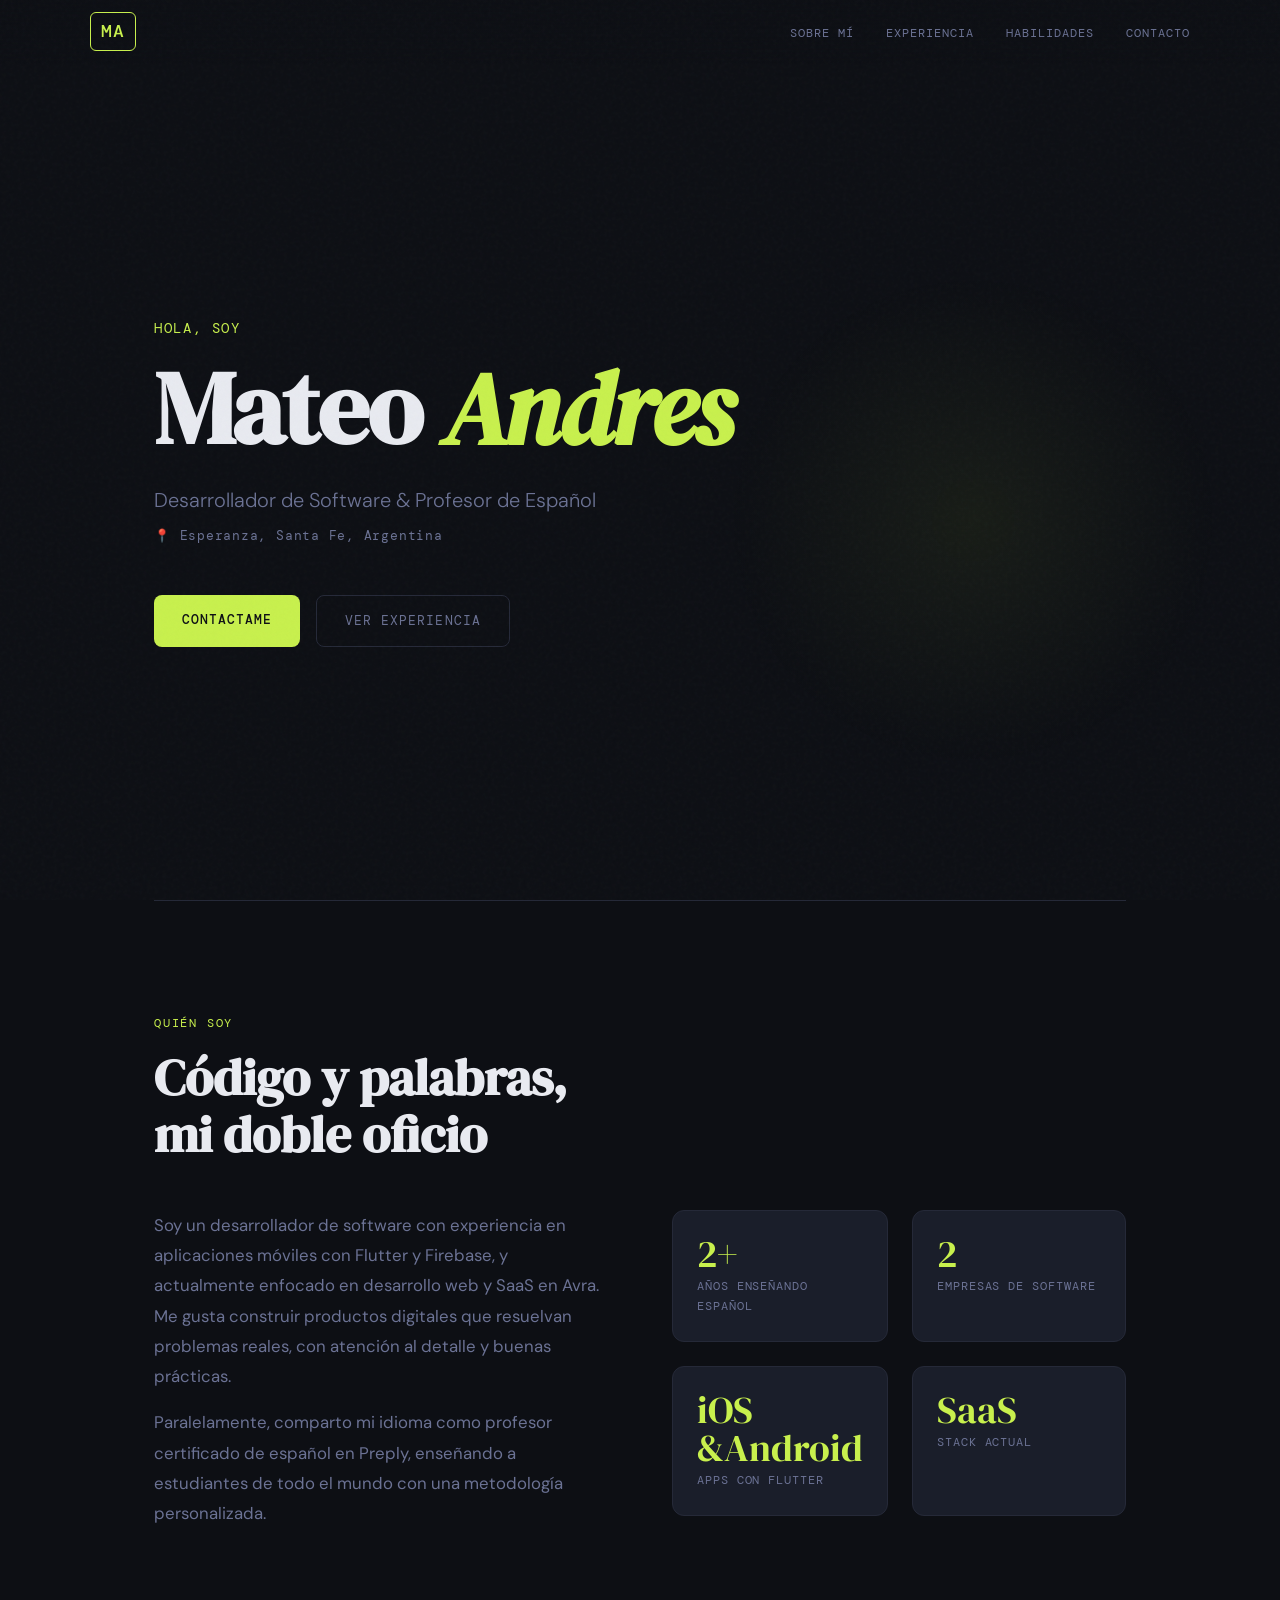
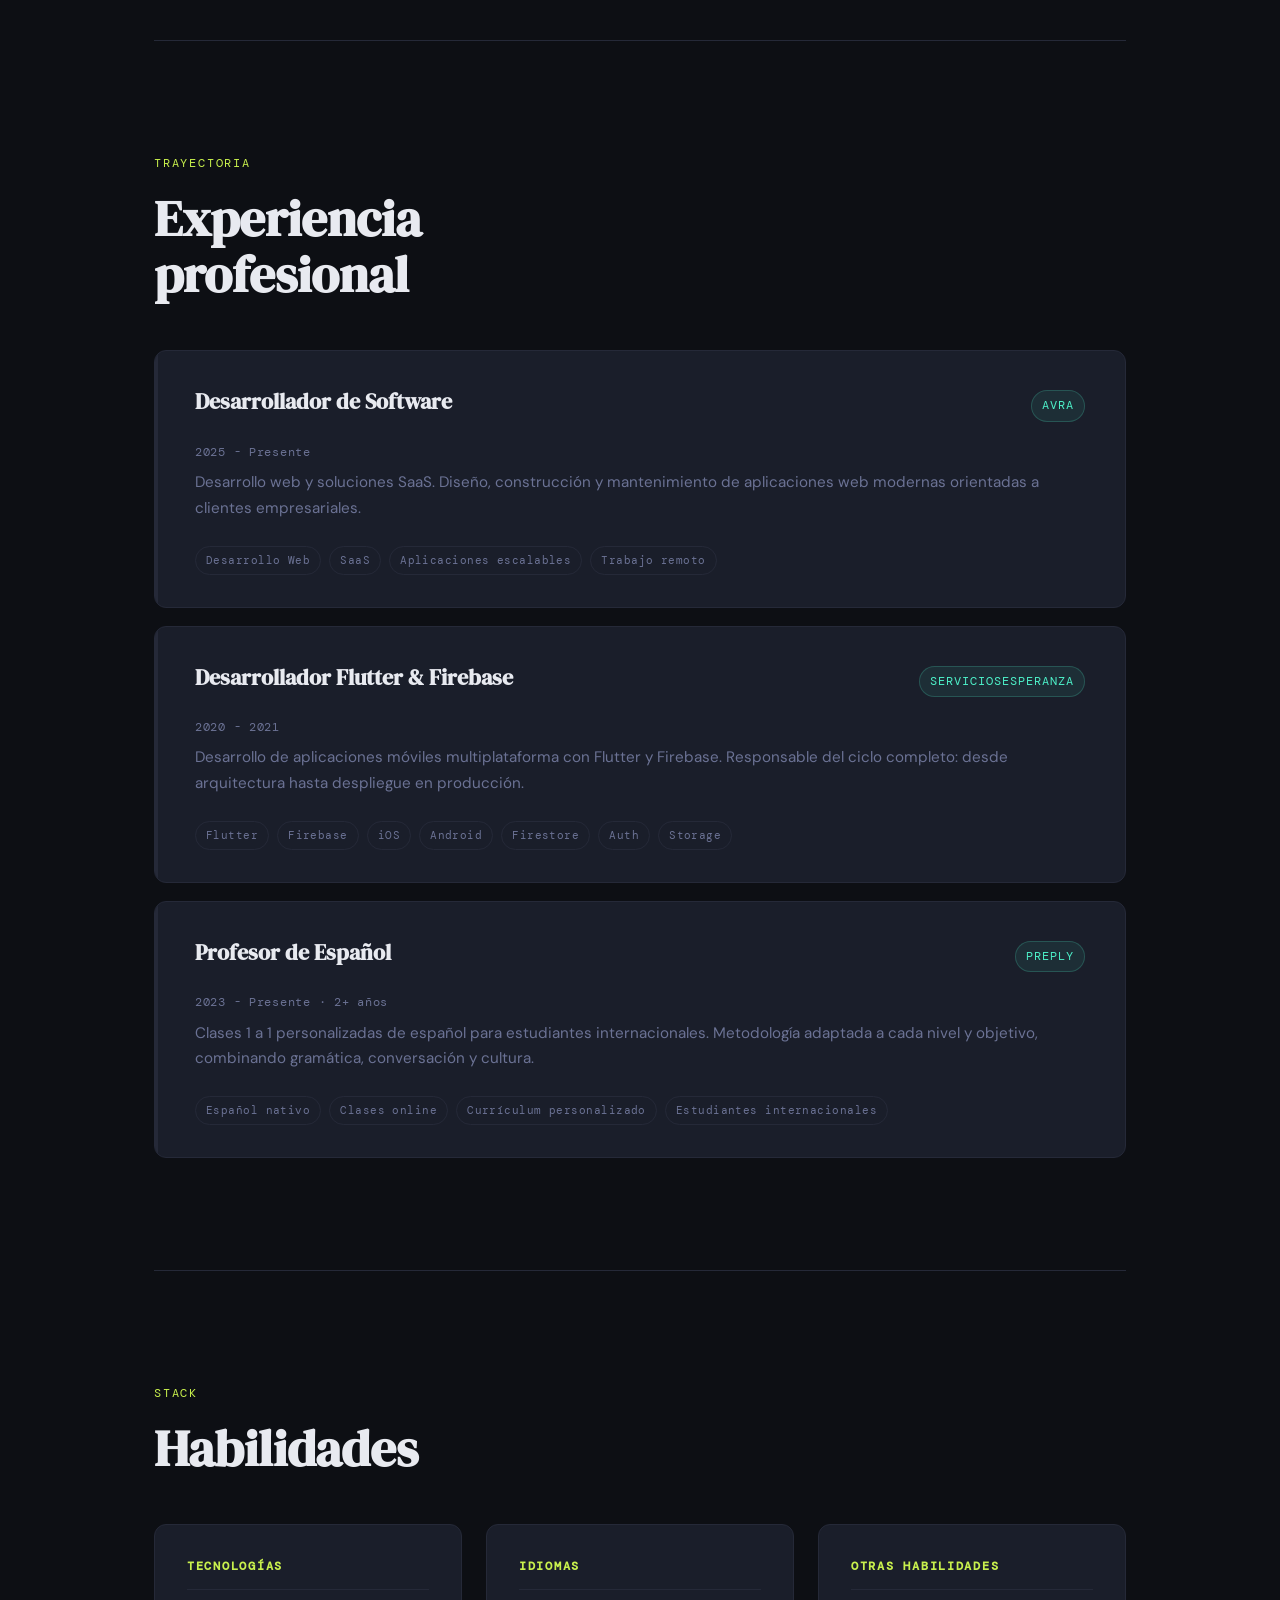
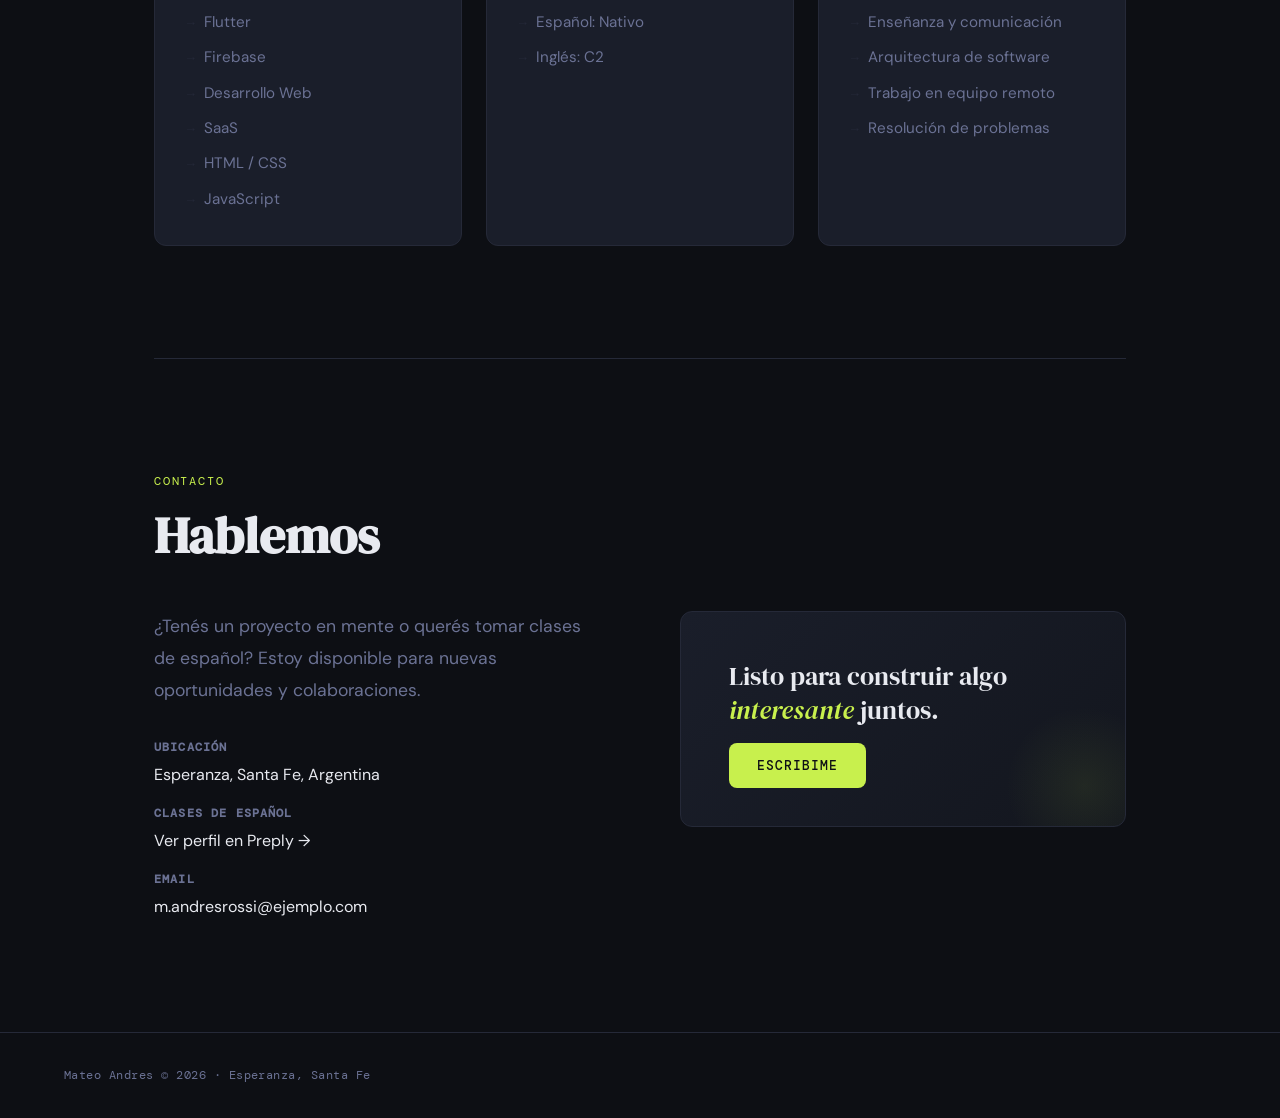
<file: index.html>
<!doctype html>
<html lang="es">
  <head>
    <meta charset="UTF-8" />
    <meta name="viewport" content="width=device-width, initial-scale=1.0" />
    <title>Mateo Andres - Portfolio</title>
    <link
      href="https://fonts.googleapis.com/css2?family=DM+Serif+Display:ital@0;1&family=DM+Mono:wght@300;400;500&family=DM+Sans:wght@300;400;500&display=swap"
      rel="stylesheet"
    />
    <link rel="stylesheet" href="styles.css" />
  </head>
  <body>
    <header id="site-header">
      <nav>
        <span>MA</span>
        <ul>
          <li><a href="#sobre-mi">Sobre mí</a></li>
          <li><a href="#experiencia">Experiencia</a></li>
          <li><a href="#habilidades">Habilidades</a></li>
          <li><a href="#contacto">Contacto</a></li>
        </ul>
      </nav>
    </header>

    <main>
      <!-- Hero -->
      <section id="hero">
        <p>Hola, soy</p>
        <h1>Mateo <em>Andres</em></h1>
        <p>Desarrollador de Software &amp; Profesor de Español</p>
        <p>📍 Esperanza, Santa Fe, Argentina</p>
        <div class="hero-btns">
          <a href="#contacto" class="btn-primary">Contactame</a>
          <a href="#experiencia" class="btn-ghost">Ver experiencia</a>
        </div>
      </section>

      <!-- Sobre mí -->
      <section id="sobre-mi">
        <div class="section-label">Quién soy</div>
        <h2 class="section-title">Código y palabras,<br />mi doble oficio</h2>
        <div class="content">
          <div>
            <p>
              Soy un desarrollador de software con experiencia en aplicaciones
              móviles con Flutter y Firebase, y actualmente enfocado en
              desarrollo web y SaaS en Avra. Me gusta construir productos
              digitales que resuelvan problemas reales, con atención al detalle
              y buenas prácticas.
            </p>
            <p>
              Paralelamente, comparto mi idioma como profesor certificado de
              español en Preply, enseñando a estudiantes de todo el mundo con
              una metodología personalizada.
            </p>
          </div>
          <div class="stats">
            <div class="stat-card reveal">
              <div class="stat-num">2+</div>
              <div class="stat-label">años enseñando español</div>
            </div>
            <div class="stat-card reveal">
              <div class="stat-num">2</div>
              <div class="stat-label">empresas de software</div>
            </div>
            <div class="stat-card reveal">
              <div class="stat-num">iOS<br />&amp;Android</div>
              <div class="stat-label">apps con Flutter</div>
            </div>
            <div class="stat-card reveal">
              <div class="stat-num">SaaS</div>
              <div class="stat-label">stack actual</div>
            </div>
          </div>
        </div>
      </section>

      <!-- Experiencia -->
      <section id="experiencia">
        <div class="section-label">Trayectoria</div>
        <h2 class="section-title">Experiencia<br />profesional</h2>
        <div class="exp-list">
          <article class="exp-card reveal">
            <div class="exp-top">
              <h3 class="exp-title">Desarrollador de Software</h3>
              <span class="exp-company">Avra</span>
            </div>
            <time class="exp-time">2025 - Presente</time>
            <p class="exp-desc">
              Desarrollo web y soluciones SaaS. Diseño, construcción y
              mantenimiento de aplicaciones web modernas orientadas a clientes
              empresariales.
            </p>
            <ul class="exp-tags">
              <li>Desarrollo Web</li>
              <li>SaaS</li>
              <li>Aplicaciones escalables</li>
              <li>Trabajo remoto</li>
            </ul>
          </article>

          <article class="exp-card reveal">
            <div class="exp-top">
              <h3 class="exp-title">Desarrollador Flutter &amp; Firebase</h3>
              <span class="exp-company">ServiciosEsperanza</span>
            </div>
            <time class="exp-time">2020 - 2021</time>
            <p class="exp-desc">
              Desarrollo de aplicaciones móviles multiplataforma con Flutter y
              Firebase. Responsable del ciclo completo: desde arquitectura hasta
              despliegue en producción.
            </p>
            <ul class="exp-tags">
              <li>Flutter</li>
              <li>Firebase</li>
              <li>iOS</li>
              <li>Android</li>
              <li>Firestore</li>
              <li>Auth</li>
              <li>Storage</li>
            </ul>
          </article>

          <article class="exp-card reveal">
            <div class="exp-top">
              <h3 class="exp-title">Profesor de Español</h3>
              <span class="exp-company">Preply</span>
            </div>
            <time class="exp-time">2023 - Presente · 2+ años</time>
            <p class="exp-desc">
              Clases 1 a 1 personalizadas de español para estudiantes
              internacionales. Metodología adaptada a cada nivel y objetivo,
              combinando gramática, conversación y cultura.
            </p>
            <ul class="exp-tags">
              <li>Español nativo</li>
              <li>Clases online</li>
              <li>Currículum personalizado</li>
              <li>Estudiantes internacionales</li>
            </ul>
          </article>
        </div>
      </section>

      <!-- Habilidades -->
      <section id="habilidades">
        <div class="section-label">Stack</div>
        <h2 class="section-title">Habilidades</h2>
        <div class="skills-grid">
          <div class="skill-group reveal">
            <h3>Tecnologías</h3>
            <ul>
              <li>Flutter</li>
              <li>Firebase</li>
              <li>Desarrollo Web</li>
              <li>SaaS</li>
              <li>HTML / CSS</li>
              <li>JavaScript</li>
            </ul>
          </div>
          <div class="skill-group reveal">
            <h3>Idiomas</h3>
            <ul>
              <li>Español: Nativo</li>
              <li>Inglés: C2</li>
            </ul>
          </div>
          <div class="skill-group reveal">
            <h3>Otras habilidades</h3>
            <ul>
              <li>Enseñanza y comunicación</li>
              <li>Arquitectura de software</li>
              <li>Trabajo en equipo remoto</li>
              <li>Resolución de problemas</li>
            </ul>
          </div>
        </div>
      </section>

      <!-- Contacto -->
      <section id="contacto">
        <div class="section-label">Contacto</div>
        <h2 class="section-title">Hablemos</h2>
        <div class="inner">
          <div>
            <p class="lead">
              ¿Tenés un proyecto en mente o querés tomar clases de español?
              Estoy disponible para nuevas oportunidades y colaboraciones.
            </p>
            <div class="contact-items">
              <div class="contact-item">
                <strong>Ubicación</strong>
                <span>Esperanza, Santa Fe, Argentina</span>
              </div>
              <div class="contact-item">
                <strong>Clases de español</strong>
                <a href="https://preply.com" target="_blank"
                  >Ver perfil en Preply →</a
                >
              </div>
              <div class="contact-item">
                <strong>Email</strong>
                <a href="mailto:m.andresrossi@ejemplo.com"
                  >m.andresrossi@ejemplo.com</a
                >
              </div>
            </div>
          </div>
          <div class="cta-box reveal">
            <p>Listo para construir algo <span>interesante</span> juntos.</p>
            <a href="mailto:m.andresrossi@ejemplo.com" class="btn-primary"
              >Escribime</a
            >
          </div>
        </div>
      </section>
    </main>

    <footer>
      <p>Mateo Andres &copy; 2026 · Esperanza, Santa Fe</p>
    </footer>

    <script>
      // Nav scroll effect
      const header = document.getElementById("site-header");
      window.addEventListener("scroll", () => {
        header.classList.toggle("scrolled", window.scrollY > 40);
      });

      // Reveal on scroll
      const reveals = document.querySelectorAll(".reveal");
      const observer = new IntersectionObserver(
        (entries) => {
          entries.forEach((e, i) => {
            if (e.isIntersecting) {
              setTimeout(() => e.target.classList.add("visible"), i * 80);
              observer.unobserve(e.target);
            }
          });
        },
        { threshold: 0.1 },
      );
      reveals.forEach((el) => observer.observe(el));
    </script>
  </body>
</html>
</file>
<file: styles.css>
/* ─── Variables ─── */
:root {
  --bg: #0d0f14;
  --bg2: #13161e;
  --surface: #1a1e2a;
  --border: #252938;
  --accent: #c8f04d;
  --accent2: #4df0c8;
  --text: #e8eaf0;
  --muted: #6b7294;
  --serif: "DM Serif Display", Georgia, serif;
  --mono: "DM Mono", "Courier New", monospace;
  --sans: "DM Sans", sans-serif;
  --radius: 12px;
  --transition: 0.3s cubic-bezier(0.4, 0, 0.2, 1);
}

/* ─── Reset ─── */
*,
*::before,
*::after {
  box-sizing: border-box;
  margin: 0;
  padding: 0;
}
html {
  scroll-behavior: smooth;
}
body {
  background: var(--bg);
  color: var(--text);
  font-family: var(--sans);
  font-size: 16px;
  line-height: 1.7;
  min-height: 100vh;
  overflow-x: hidden;
}
a {
  color: inherit;
  text-decoration: none;
}
ul {
  list-style: none;
}

/* ─── Noise overlay ─── */
body::before {
  content: "";
  position: fixed;
  inset: 0;
  background-image: url("data:image/svg+xml,%3Csvg viewBox='0 0 256 256' xmlns='http://www.w3.org/2000/svg'%3E%3Cfilter id='noise'%3E%3CfeTurbulence type='fractalNoise' baseFrequency='0.9' numOctaves='4' stitchTiles='stitch'/%3E%3C/filter%3E%3Crect width='100%25' height='100%25' filter='url(%23noise)' opacity='0.04'/%3E%3C/svg%3E");
  pointer-events: none;
  z-index: 1000;
  opacity: 0.6;
}

/* ─── Nav ─── */
header {
  position: fixed;
  top: 0;
  left: 0;
  right: 0;
  z-index: 100;
  padding: 0 clamp(1.5rem, 5vw, 4rem);
  height: 64px;
  display: flex;
  align-items: center;
  border-bottom: 1px solid transparent;
  transition: var(--transition);
  background: linear-gradient(to bottom, var(--bg), transparent);
}
header.scrolled {
  background: rgba(13, 15, 20, 0.92);
  border-color: var(--border);
  backdrop-filter: blur(12px);
}
nav {
  width: 100%;
  max-width: 1100px;
  margin: 0 auto;
  display: flex;
  align-items: center;
  justify-content: space-between;
}
nav > span {
  font-family: var(--mono);
  font-size: 1.1rem;
  font-weight: 500;
  color: var(--accent);
  letter-spacing: 0.05em;
  border: 1px solid var(--accent);
  padding: 4px 10px;
  border-radius: 6px;
}
nav ul {
  display: flex;
  gap: 2rem;
}
nav ul a {
  font-family: var(--mono);
  font-size: 0.78rem;
  letter-spacing: 0.08em;
  text-transform: uppercase;
  color: var(--muted);
  transition: color var(--transition);
}
nav ul a:hover {
  color: var(--accent);
}

/* ─── Main container ─── */
main {
  max-width: 1100px;
  margin: 0 auto;
  padding: 0 clamp(1.5rem, 5vw, 4rem);
}

/* ─── Hero ─── */
#hero {
  min-height: 100vh;
  display: flex;
  flex-direction: column;
  justify-content: center;
  padding-top: 64px;
  position: relative;
}
#hero::after {
  content: "";
  position: absolute;
  top: 30%;
  right: -10%;
  width: 500px;
  height: 500px;
  background: radial-gradient(
    circle,
    rgba(200, 240, 77, 0.06) 0%,
    transparent 70%
  );
  pointer-events: none;
}
#hero > p:first-child {
  font-family: var(--mono);
  font-size: 0.85rem;
  color: var(--accent);
  letter-spacing: 0.12em;
  text-transform: uppercase;
  margin-bottom: 1rem;
  animation: fadeUp 0.6s ease both;
}
#hero h1 {
  font-family: var(--serif);
  font-size: clamp(3.5rem, 8vw, 7rem);
  line-height: 1;
  letter-spacing: -0.02em;
  color: var(--text);
  margin-bottom: 1.5rem;
  animation: fadeUp 0.7s 0.1s ease both;
}
#hero h1 em {
  font-style: italic;
  color: var(--accent);
}
#hero > p:nth-child(3) {
  font-size: 1.25rem;
  color: var(--muted);
  font-weight: 300;
  margin-bottom: 0.5rem;
  animation: fadeUp 0.7s 0.2s ease both;
}
#hero > p:nth-child(4) {
  font-family: var(--mono);
  font-size: 0.8rem;
  color: var(--muted);
  letter-spacing: 0.06em;
  margin-bottom: 3rem;
  animation: fadeUp 0.7s 0.25s ease both;
}
.hero-btns {
  display: flex;
  gap: 1rem;
  flex-wrap: wrap;
  animation: fadeUp 0.7s 0.35s ease both;
}
.btn-primary {
  background: var(--accent);
  color: #0d0f14;
  font-family: var(--mono);
  font-size: 0.8rem;
  font-weight: 500;
  letter-spacing: 0.08em;
  text-transform: uppercase;
  padding: 14px 28px;
  border-radius: 8px;
  transition: var(--transition);
}
.btn-primary:hover {
  background: #d8ff5a;
  transform: translateY(-2px);
  box-shadow: 0 8px 24px rgba(200, 240, 77, 0.25);
}
.btn-ghost {
  border: 1px solid var(--border);
  color: var(--muted);
  font-family: var(--mono);
  font-size: 0.8rem;
  letter-spacing: 0.08em;
  text-transform: uppercase;
  padding: 14px 28px;
  border-radius: 8px;
  transition: var(--transition);
}
.btn-ghost:hover {
  border-color: var(--muted);
  color: var(--text);
}

/* ─── Sections ─── */
section:not(#hero) {
  padding: 7rem 0;
  border-top: 1px solid var(--border);
}
.section-label {
  font-family: var(--mono);
  font-size: 0.75rem;
  color: var(--accent);
  letter-spacing: 0.15em;
  text-transform: uppercase;
  margin-bottom: 1rem;
}
.section-title {
  font-family: var(--serif);
  font-size: clamp(2rem, 4vw, 3.2rem);
  line-height: 1.1;
  margin-bottom: 3rem;
  color: var(--text);
}

/* ─── Sobre mí ─── */
#sobre-mi .content {
  display: grid;
  grid-template-columns: 1fr 1fr;
  gap: 4rem;
  align-items: start;
}
#sobre-mi p {
  color: var(--muted);
  font-size: 1.05rem;
  line-height: 1.8;
}
#sobre-mi p + p {
  margin-top: 1rem;
}
.stats {
  display: grid;
  grid-template-columns: 1fr 1fr;
  gap: 1.5rem;
}
.stat-card {
  background: var(--surface);
  border: 1px solid var(--border);
  border-radius: var(--radius);
  padding: 1.5rem;
  transition: var(--transition);
}
.stat-card:hover {
  border-color: var(--accent);
  transform: translateY(-3px);
}
.stat-num {
  font-family: var(--serif);
  font-size: 2.4rem;
  color: var(--accent);
  line-height: 1;
  margin-bottom: 0.25rem;
}
.stat-label {
  font-family: var(--mono);
  font-size: 0.72rem;
  color: var(--muted);
  letter-spacing: 0.08em;
  text-transform: uppercase;
}

/* ─── Experiencia ─── */
.exp-list {
  display: flex;
  flex-direction: column;
  gap: 2px;
}
.exp-card {
  background: var(--surface);
  border: 1px solid var(--border);
  border-radius: var(--radius);
  padding: 2rem 2.5rem;
  display: grid;
  grid-template-columns: 1fr auto;
  gap: 0.5rem 2rem;
  position: relative;
  overflow: hidden;
  transition: var(--transition);
}
.exp-card::before {
  content: "";
  position: absolute;
  left: 0;
  top: 0;
  bottom: 0;
  width: 3px;
  background: var(--border);
  transition: var(--transition);
}
.exp-card:hover {
  border-color: rgba(200, 240, 77, 0.2);
}
.exp-card:hover::before {
  background: var(--accent);
}
.exp-card + .exp-card {
  margin-top: 1rem;
}
.exp-top {
  grid-column: 1 / -1;
  display: flex;
  align-items: baseline;
  justify-content: space-between;
  flex-wrap: wrap;
  gap: 0.5rem;
  margin-bottom: 0.75rem;
}
.exp-title {
  font-family: var(--serif);
  font-size: 1.4rem;
  color: var(--text);
}
.exp-company {
  font-family: var(--mono);
  font-size: 0.78rem;
  color: var(--accent2);
  letter-spacing: 0.08em;
  text-transform: uppercase;
  background: rgba(77, 240, 200, 0.08);
  border: 1px solid rgba(77, 240, 200, 0.2);
  padding: 4px 10px;
  border-radius: 20px;
}
.exp-time {
  font-family: var(--mono);
  font-size: 0.75rem;
  color: var(--muted);
  letter-spacing: 0.06em;
}
.exp-desc {
  grid-column: 1 / -1;
  color: var(--muted);
  font-size: 0.95rem;
  margin-bottom: 1rem;
}
.exp-tags {
  grid-column: 1 / -1;
  display: flex;
  flex-wrap: wrap;
  gap: 0.5rem;
}
.exp-tags li {
  font-family: var(--mono);
  font-size: 0.7rem;
  color: var(--muted);
  border: 1px solid var(--border);
  padding: 4px 10px;
  border-radius: 20px;
  letter-spacing: 0.04em;
  transition: var(--transition);
}
.exp-tags li:hover {
  border-color: var(--accent);
  color: var(--accent);
}

/* ─── Habilidades ─── */
.skills-grid {
  display: grid;
  grid-template-columns: repeat(3, 1fr);
  gap: 1.5rem;
}
.skill-group {
  background: var(--surface);
  border: 1px solid var(--border);
  border-radius: var(--radius);
  padding: 2rem;
  transition: var(--transition);
}
.skill-group:hover {
  border-color: var(--border);
}
.skill-group h3 {
  font-family: var(--mono);
  font-size: 0.72rem;
  color: var(--accent);
  letter-spacing: 0.15em;
  text-transform: uppercase;
  margin-bottom: 1.25rem;
  padding-bottom: 0.75rem;
  border-bottom: 1px solid var(--border);
}
.skill-group ul {
  display: flex;
  flex-direction: column;
  gap: 0.6rem;
}
.skill-group li {
  font-size: 0.95rem;
  color: var(--muted);
  display: flex;
  align-items: center;
  gap: 0.6rem;
  transition: color var(--transition);
}
.skill-group li::before {
  content: "→";
  font-family: var(--mono);
  color: var(--border);
  font-size: 0.8rem;
  transition: color var(--transition);
}
.skill-group li:hover {
  color: var(--text);
}
.skill-group li:hover::before {
  color: var(--accent);
}

/* ─── Contacto ─── */
#contacto .inner {
  display: grid;
  grid-template-columns: 1fr 1fr;
  gap: 5rem;
  align-items: start;
}
#contacto .lead {
  font-size: 1.1rem;
  color: var(--muted);
  line-height: 1.8;
  margin-bottom: 2rem;
}
.contact-items {
  display: flex;
  flex-direction: column;
  gap: 1rem;
}
.contact-item {
  display: flex;
  flex-direction: column;
  gap: 0.2rem;
}
.contact-item strong {
  font-family: var(--mono);
  font-size: 0.72rem;
  color: var(--muted);
  letter-spacing: 0.1em;
  text-transform: uppercase;
}
.contact-item a,
.contact-item span {
  font-size: 1rem;
  color: var(--text);
  transition: color var(--transition);
}
.contact-item a:hover {
  color: var(--accent);
}
.cta-box {
  background: linear-gradient(135deg, var(--surface), var(--bg2));
  border: 1px solid var(--border);
  border-radius: var(--radius);
  padding: 3rem;
  position: relative;
  overflow: hidden;
}
.cta-box::after {
  content: "";
  position: absolute;
  bottom: -40px;
  right: -40px;
  width: 160px;
  height: 160px;
  background: radial-gradient(
    circle,
    rgba(200, 240, 77, 0.08),
    transparent 70%
  );
}
.cta-box p {
  font-family: var(--serif);
  font-size: 1.6rem;
  line-height: 1.3;
  margin-bottom: 1.5rem;
}
.cta-box p span {
  color: var(--accent);
  font-style: italic;
}

/* ─── Footer ─── */
footer {
  border-top: 1px solid var(--border);
  padding: 2rem clamp(1.5rem, 5vw, 4rem);
  display: flex;
  justify-content: space-between;
  align-items: center;
  max-width: 100%;
}
footer p {
  font-family: var(--mono);
  font-size: 0.75rem;
  color: var(--muted);
  letter-spacing: 0.04em;
}

/* ─── Animations ─── */
@keyframes fadeUp {
  from {
    opacity: 0;
    transform: translateY(24px);
  }
  to {
    opacity: 1;
    transform: translateY(0);
  }
}
.reveal {
  opacity: 0;
  transform: translateY(20px);
  transition:
    opacity 0.6s ease,
    transform 0.6s ease;
}
.reveal.visible {
  opacity: 1;
  transform: none;
}

/* ─── Responsive ─── */
@media (max-width: 768px) {
  #sobre-mi .content,
  #contacto .inner {
    grid-template-columns: 1fr;
    gap: 2rem;
  }
  .skills-grid {
    grid-template-columns: 1fr;
  }
  .stats {
    grid-template-columns: 1fr 1fr;
  }
  nav ul {
    display: none;
  }
  .exp-card {
    padding: 1.5rem;
  }
}
@media (max-width: 480px) {
  .stats {
    grid-template-columns: 1fr;
  }
}
</file>
